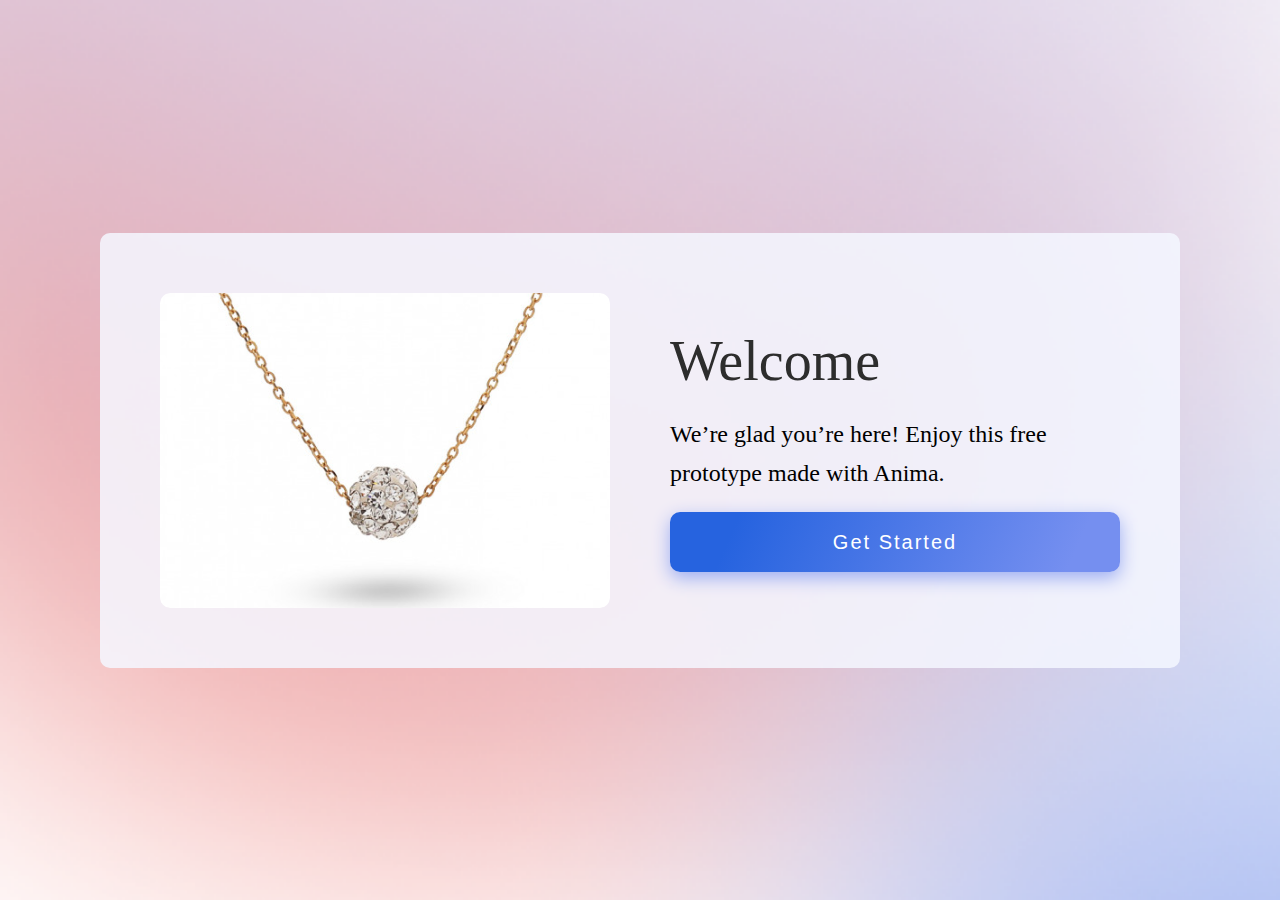
<file: index.html>
<!DOCTYPE html>
<html>
<head>
	<title>welcome</title>
	<meta charset="UTF-8" />
  <meta content="width=device-width, initial-scale=1" name="viewport" />
    <link rel="stylesheet" href="css/style.css">
</head>

<body>
	 <section class="container">
     <div class="welcome">
     <div class="welcome-image">
     </div>
     <div class="welcome-content">
       <h2>Welcome</h2>
        <p>We’re glad you’re here! Enjoy this free prototype made with Anima.</p>
        <button><a href="signup.html">Get Started</a></button>
     </div>
     </div>
     </section>
     
	<!-- <script src="js/script.js"></script> -->
</body>

</html>
</file>
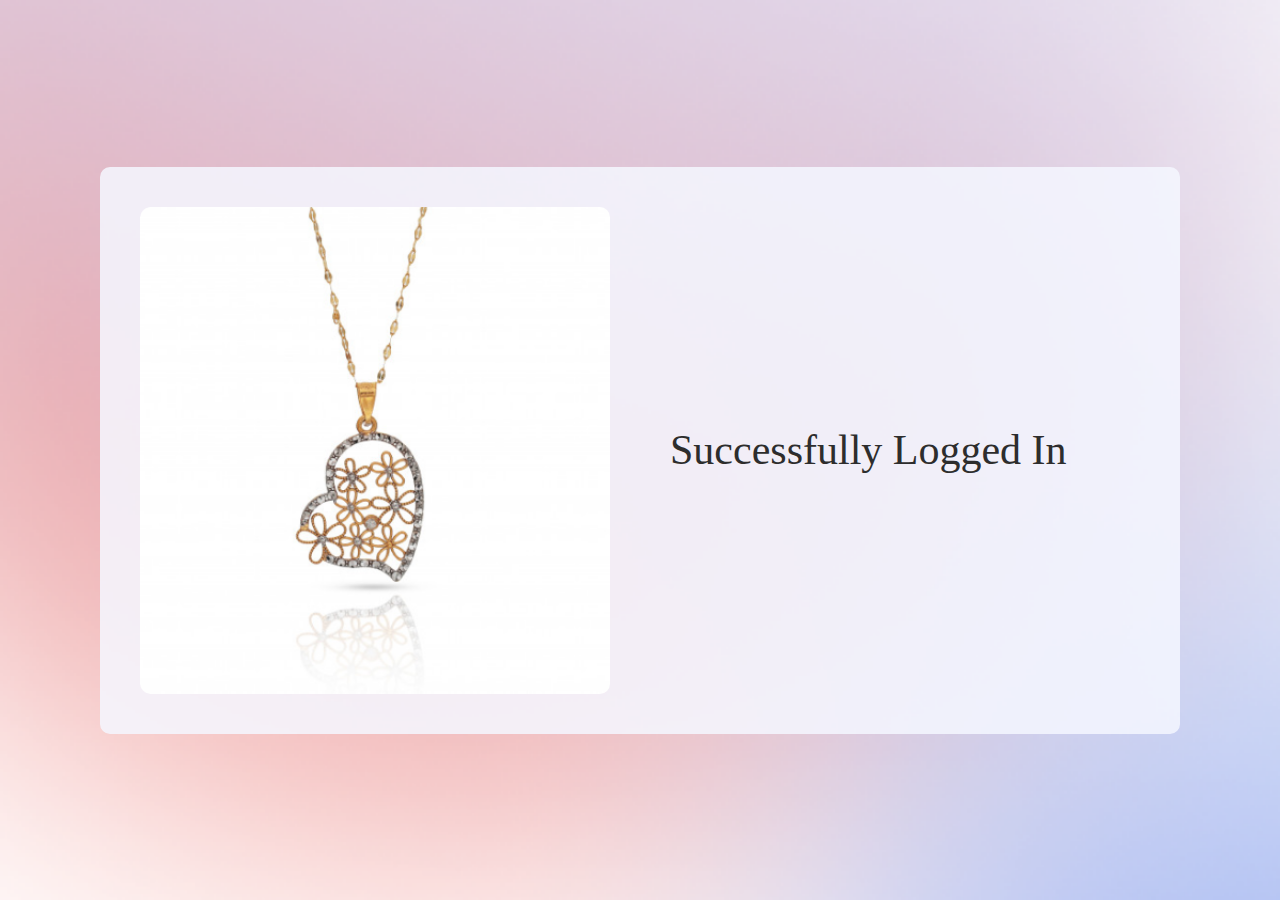
<file: login.html>
<!DOCTYPE html>
<html>
<head>
	<title>Login Page</title>
	<meta charset="UTF-8" />
    <meta content="width=device-width, initial-scale=1" name="viewport" />
    <link rel="stylesheet" href="css/loginstyle.css">
    <link rel="stylesheet" href="css/style.css">
</head>

<body>
	 <section class="container">
     <div class="login">
     <div class="login-image">
     </div>
     <div class="login-content">
       <h2>Successfully logged in</h2>
       <a id="getemail"></a>
     </div>
     </div>
     </section>
    <script>
        window.onload = function() {
            document.getElementById('getemail').innerText = sessionStorage.getItem('email');
        };
    </script>
</body>

</html>
</file>
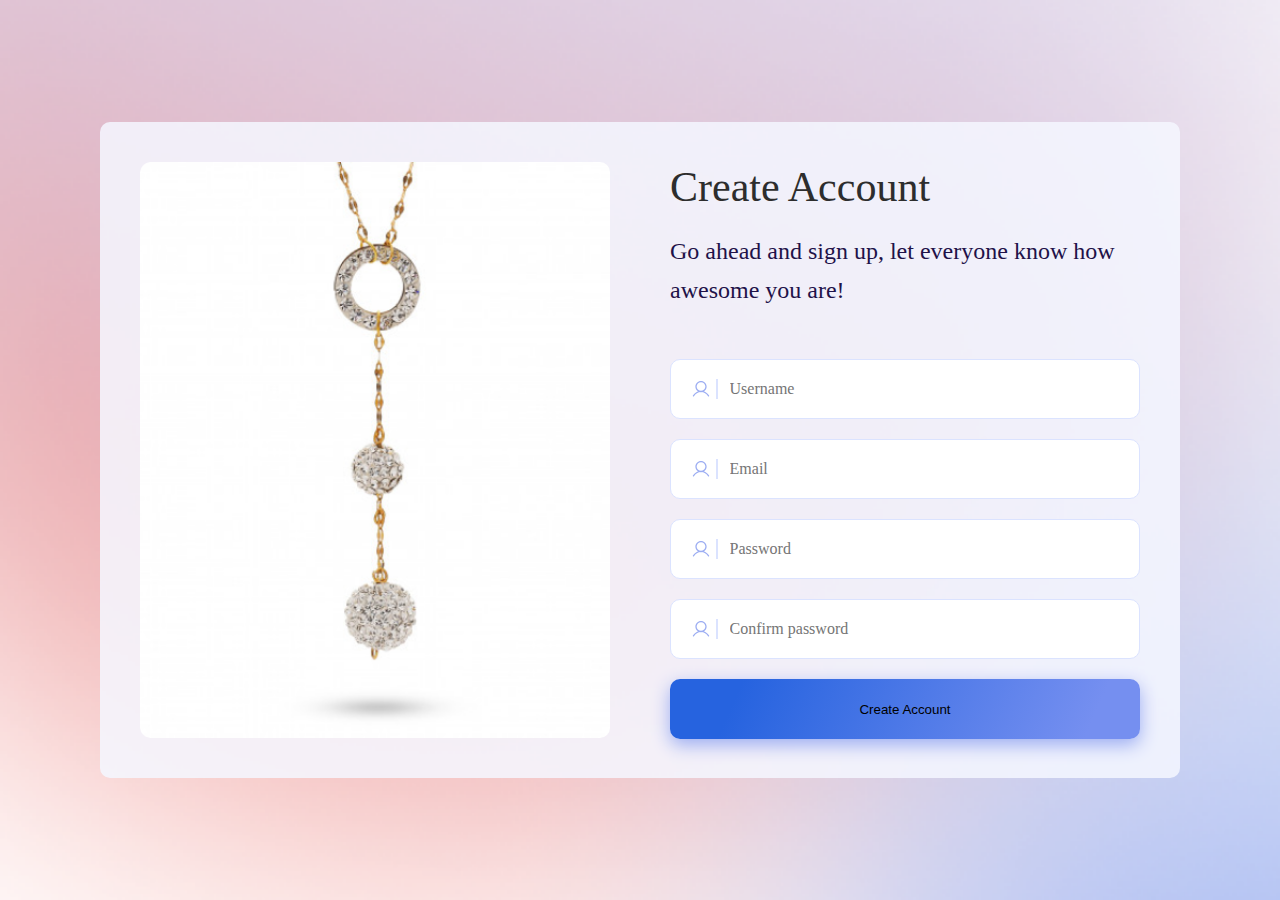
<file: signup.html>
<!DOCTYPE html>
<html>
<head>
	<title>welcome</title>
	<meta charset="UTF-8" />
  <meta content="width=device-width, initial-scale=1" name="viewport" />
  <link rel="stylesheet" href="css/signstyle.css">
</head>
<body>
	 <section class="sign-container">
     <div class="sign-up">
      <div class="signup-image">
        <!-- <img src="./images/image3.png"> -->
      </div>
     <div class="signup-content">
     <div class="account-content">
      <h2>Create Account</h2>
      <p>Go ahead and sign up, let everyone know how awesome you are!</p>
     </div>
       <form id="form" method="post" >
        <div class="input-container ">
          <div class="input-icon">
           <svg  class="icon" width="20" height="20" viewBox="0 0 20 20" fill="none" xmlns="http://www.w3.org/2000/svg">
             <path fill-rule="evenodd" clip-rule="evenodd" d="M10 3.125C7.58375 3.125 5.625 5.08375 5.625 7.5C5.625 9.91625 7.58375 11.875 10 11.875C12.4162 11.875 14.375 9.91625 14.375 7.5C14.375 5.08375 12.4162 3.125 10 3.125ZM4.375 7.5C4.375 4.3934 6.8934 1.875 10 1.875C13.1066 1.875 15.625 4.3934 15.625 7.5C15.625 10.6066 13.1066 13.125 10 13.125C6.8934 13.125 4.375 10.6066 4.375 7.5Z" fill="#9CADF2"/>
             <path fill-rule="evenodd" clip-rule="evenodd" d="M9.99998 13.1244C8.57362 13.1244 7.17239 13.4999 5.93716 14.2131C4.70193 14.9264 3.67622 15.9522 2.96315 17.1875C2.79059 17.4865 2.40836 17.5889 2.10941 17.4164C1.81046 17.2438 1.708 16.8616 1.88056 16.5626C2.70333 15.1373 3.88684 13.9536 5.31211 13.1306C6.73738 12.3077 8.35418 11.8744 9.99998 11.8744C11.6458 11.8744 13.2626 12.3077 14.6879 13.1306C16.1131 13.9536 17.2966 15.1373 18.1194 16.5626C18.292 16.8616 18.1895 17.2438 17.8906 17.4164C17.5916 17.5889 17.2094 17.4865 17.0368 17.1875C16.3237 15.9522 15.298 14.9264 14.0628 14.2131C12.8276 13.4999 11.4263 13.1244 9.99998 13.1244Z" fill="#9CADF2"/>
             </svg>
          </div>
           <input class="input-field"  placeholder="Username" id="username" >
           <small>error</small>
          </div> 
         
        <div class="input-container ">
          <div class="input-icon">
           <svg  class="icon" width="20" height="20" viewBox="0 0 20 20" fill="none" xmlns="http://www.w3.org/2000/svg">
             <path fill-rule="evenodd" clip-rule="evenodd" d="M10 3.125C7.58375 3.125 5.625 5.08375 5.625 7.5C5.625 9.91625 7.58375 11.875 10 11.875C12.4162 11.875 14.375 9.91625 14.375 7.5C14.375 5.08375 12.4162 3.125 10 3.125ZM4.375 7.5C4.375 4.3934 6.8934 1.875 10 1.875C13.1066 1.875 15.625 4.3934 15.625 7.5C15.625 10.6066 13.1066 13.125 10 13.125C6.8934 13.125 4.375 10.6066 4.375 7.5Z" fill="#9CADF2"/>
             <path fill-rule="evenodd" clip-rule="evenodd" d="M9.99998 13.1244C8.57362 13.1244 7.17239 13.4999 5.93716 14.2131C4.70193 14.9264 3.67622 15.9522 2.96315 17.1875C2.79059 17.4865 2.40836 17.5889 2.10941 17.4164C1.81046 17.2438 1.708 16.8616 1.88056 16.5626C2.70333 15.1373 3.88684 13.9536 5.31211 13.1306C6.73738 12.3077 8.35418 11.8744 9.99998 11.8744C11.6458 11.8744 13.2626 12.3077 14.6879 13.1306C16.1131 13.9536 17.2966 15.1373 18.1194 16.5626C18.292 16.8616 18.1895 17.2438 17.8906 17.4164C17.5916 17.5889 17.2094 17.4865 17.0368 17.1875C16.3237 15.9522 15.298 14.9264 14.0628 14.2131C12.8276 13.4999 11.4263 13.1244 9.99998 13.1244Z" fill="#9CADF2"/>
             </svg>
          </div>
           <input class="input-field" type="email" placeholder="Email" id="email" >
           <small>error</small>
          </div> 
          <div class="input-container ">
            <div class="input-icon">
             <svg  class="icon" width="20" height="20" viewBox="0 0 20 20" fill="none" xmlns="http://www.w3.org/2000/svg">
               <path fill-rule="evenodd" clip-rule="evenodd" d="M10 3.125C7.58375 3.125 5.625 5.08375 5.625 7.5C5.625 9.91625 7.58375 11.875 10 11.875C12.4162 11.875 14.375 9.91625 14.375 7.5C14.375 5.08375 12.4162 3.125 10 3.125ZM4.375 7.5C4.375 4.3934 6.8934 1.875 10 1.875C13.1066 1.875 15.625 4.3934 15.625 7.5C15.625 10.6066 13.1066 13.125 10 13.125C6.8934 13.125 4.375 10.6066 4.375 7.5Z" fill="#9CADF2"/>
               <path fill-rule="evenodd" clip-rule="evenodd" d="M9.99998 13.1244C8.57362 13.1244 7.17239 13.4999 5.93716 14.2131C4.70193 14.9264 3.67622 15.9522 2.96315 17.1875C2.79059 17.4865 2.40836 17.5889 2.10941 17.4164C1.81046 17.2438 1.708 16.8616 1.88056 16.5626C2.70333 15.1373 3.88684 13.9536 5.31211 13.1306C6.73738 12.3077 8.35418 11.8744 9.99998 11.8744C11.6458 11.8744 13.2626 12.3077 14.6879 13.1306C16.1131 13.9536 17.2966 15.1373 18.1194 16.5626C18.292 16.8616 18.1895 17.2438 17.8906 17.4164C17.5916 17.5889 17.2094 17.4865 17.0368 17.1875C16.3237 15.9522 15.298 14.9264 14.0628 14.2131C12.8276 13.4999 11.4263 13.1244 9.99998 13.1244Z" fill="#9CADF2"/>
               </svg>
            </div>
             <input class="input-field" type="password" placeholder="Password" id="password" >
             <small>error</small>
            </div> 
            <div class="input-container ">
              <div class="input-icon">
               <svg  class="icon" width="20" height="20" viewBox="0 0 20 20" fill="none" xmlns="http://www.w3.org/2000/svg">
                 <path fill-rule="evenodd" clip-rule="evenodd" d="M10 3.125C7.58375 3.125 5.625 5.08375 5.625 7.5C5.625 9.91625 7.58375 11.875 10 11.875C12.4162 11.875 14.375 9.91625 14.375 7.5C14.375 5.08375 12.4162 3.125 10 3.125ZM4.375 7.5C4.375 4.3934 6.8934 1.875 10 1.875C13.1066 1.875 15.625 4.3934 15.625 7.5C15.625 10.6066 13.1066 13.125 10 13.125C6.8934 13.125 4.375 10.6066 4.375 7.5Z" fill="#9CADF2"/>
                 <path fill-rule="evenodd" clip-rule="evenodd" d="M9.99998 13.1244C8.57362 13.1244 7.17239 13.4999 5.93716 14.2131C4.70193 14.9264 3.67622 15.9522 2.96315 17.1875C2.79059 17.4865 2.40836 17.5889 2.10941 17.4164C1.81046 17.2438 1.708 16.8616 1.88056 16.5626C2.70333 15.1373 3.88684 13.9536 5.31211 13.1306C6.73738 12.3077 8.35418 11.8744 9.99998 11.8744C11.6458 11.8744 13.2626 12.3077 14.6879 13.1306C16.1131 13.9536 17.2966 15.1373 18.1194 16.5626C18.292 16.8616 18.1895 17.2438 17.8906 17.4164C17.5916 17.5889 17.2094 17.4865 17.0368 17.1875C16.3237 15.9522 15.298 14.9264 14.0628 14.2131C12.8276 13.4999 11.4263 13.1244 9.99998 13.1244Z" fill="#9CADF2"/>
                 </svg>
              </div>
               <input class="input-field" type="password" placeholder="Confirm password" id="cpassword1" >
               <small>error</small>
             </div> 
 
        <button id="submitbutton">Create Account</button>
       </form>  
     </div> 
     </div>
     </section>
     
	<script src="js/script.js"></script>
</body>

</html>
</file>
<file: css/style.css>
*,
::after,
::before {
  margin: 0;
  padding: 0;
  box-sizing: border-box;
}
body,html {
  color:#000;
}
.container{
display: flex;
justify-content: center;
align-items: center;
width: 100%;
height:100vh;
background:url(../images/screen.png);
background-repeat:no-repeat;
background-size:cover;
}

.welcome{ 
  display: flex;
  justify-content:space-between; 
  align-items: center;
   padding: 60px; 
   gap: 60px; 
   width: 90%; 
   max-width:1080px;
   height:435px;
   background:rgba(245, 247, 255, 0.85);
   border-radius: 10px;
}
.welcome-image ,.login-image{
  flex:1;
  height: 100%;
  background:url(../images/welcome.png);
  background-repeat:no-repeat;
   background-size:cover;
   border-radius: 10px;
}
.welcome-content,.login-content{
  flex:1;
  height:100%;
 display: flex;
 flex-direction:column;
 justify-content:center;
}
.welcome .welcome-content h2{
font-family: ' Abdoullah Ashgar EL-kharef';
font-style: normal;
font-weight: 400;
font-size: 56px;
line-height: 120%;
text-transform: capitalize;
color: #2D2D2D;
}
.welcome .welcome-content p{
font-family: 'Mulish';
font-style: normal;
font-weight: 400;
font-size: 24px;
line-height: 160%;
margin:20px 0px 20px 0px;
}
 .welcome-content  button{
  height: 60px;
  background: linear-gradient(113.87deg, #2663DF 14.81%, #758FF0 88.76%);
  box-shadow: 0px 6px 18px #9CADF2;
  border-radius: 10px;
  border: none;
}
 a {
text-decoration: none;
color:#fff;
font-size:20px;
letter-spacing:2px;
}
.login{
  display: flex;
  flex-direction: row;
  justify-content: space-between;
  align-items: center;
  padding: 40px;
  gap: 60px;
  max-width:1080px;
  width: 90%;
  max-height: 90%;
  height:567px;
  background: rgba(245, 247, 255, 0.85);
  border-radius: 10px;
}
.login-image{
  background:url(../images/login.png);
      background-repeat:no-repeat;
       background-size:cover;
}
.login-content h2{
font-family: ' Abdoullah Ashgar EL-kharef';
font-style: normal;
font-weight: 400;
font-size: 42px;
line-height: 120%;
text-transform: capitalize;
color: #2D2D2D;
margin-top: 40px;
}
.login-content a{
font-family: 'Mulish';
font-style: normal;
font-weight: 400;
margin-top: 40px;
font-size: 16px;
line-height: 160%;
text-decoration-line: underline;
color: #1F1249;
}
@media screen and (max-width: 991px) {
  .container{
    background: rgba(245, 247, 255, 0.85);
    /* padding:40px 30px; */
  }
   .welcome,.login{
    display: flex;
    flex-direction: column;
    align-items: center;
    padding: 40px 30px;
    gap: 40px;
    width: 100%;
    height: 100%;
    background: rgba(245, 247, 255, 0.85);
     } 
   .welcome-image,.login-image {
     width:100%;
     height:60%;
     flex:auto;
     background-position: center;
   }
   .welcome-content,.login-content{
    width:100%;
    align-items: center;
     flex:auto;
     height:auto;
     text-align: center;
   }
   .welcome .welcome-content h2 ,.login-content h2{
    font-size: 42px;
   }
   .welcome .welcome-content p,.login-content a{
    font-size: 16px;
   }
  .welcome-content  button{
    width: 100%;
    height: 60px;
   }
   
}
</file>
<file: css/loginstyle.css>

</file>
<file: css/signstyle.css>
*,
::after,
::before {
  margin: 0;
  padding: 0;
  box-sizing: border-box;
}
body{
  background:url(../images/screen.png);
  background-repeat:no-repeat;
  background-size:cover;
  height:100%;
}
 .sign-container{
  display: flex;
  flex-direction: column;
  justify-content: center;
  align-items: center;
  padding: 20px 0;
  width: 100%;
  min-height:100vh;
  height:100% ;
  } 
.sign-up{
  display: flex;
  flex-direction: row;
  justify-content: space-between;
  align-items: center;
  padding: 40px;
  gap: 60px;
  max-width:1080px;
  width: 90%;
  max-height: 90%;
  height:656px;
  background: rgba(245, 247, 255, 0.85);
  border-radius: 10px;
 
}
.signup-image{
    background:url(../images/sign.png);
    background-repeat:no-repeat;
    background-size:cover;
    flex:1;
    width:100%;
    height: 100%;
    border-radius: 10px;

    /* background:black; */
}
.signup-content{
  flex:1;
  height: 100%;
  display: flex;
  flex-direction: column;
  align-items: flex-start;
  justify-content: space-between;
  padding: 0px;
  gap: 40px;  
}
.account-content{
  display: flex;
  flex-direction: column;
  align-items: flex-start;
  padding: 0px;
  gap: 20px;
}
.account-content h2{
font-family: ' Abdoullah Ashgar EL-kharef';
font-style: normal;
font-weight: 400;
font-size: 42px;
line-height: 120%;
display: flex;
align-items: center;
text-transform: capitalize;
color: #2D2D2D;

}
.account-content p{
font-family: 'Mulish';
font-style: normal;
font-weight: 400;
font-size: 24px;
line-height: 160%;
color: #1F1249;
}

form{
    display: flex;
    flex-direction: column;
    align-items: flex-start;
    padding: 0px;
    gap: 10px;
    width:100%;
}
.input-container{
 position:relative;
width:100%;
box-sizing: border-box;
display: flex;
flex-direction: row;
align-items: center;
gap: 12px;
margin-top: 10px;
height:60px;
background: #FFFFFF;
border: 1px solid #DBE3FF;
border-radius: 10px;
padding: 8px 20px;
}
input{
font-family: 'Mulish';
font-style: normal;
font-weight: 400;
font-size: 16px;
line-height: 140%;
display: flex;
align-items: center;
color: #3B3B3B;
height: 100%;
width: 100%;
outline: none;
border:none;

}

.input-icon {
display: flex;
flex-direction: row;
align-items: center;
padding: 0px;
gap: 8px;
width: 29px;
height: 20px;
border-right: 2px solid #DBE3FF;
}
small {
font-family: 'Mulish';
font-style: normal;
font-weight: 400;
font-size: 16px;
color: #e75c3c;
position: absolute;
left: 15px;
    bottom: -20px;
visibility: hidden;
}
 button{
display: flex;
flex-direction: row;
justify-content: center;
align-items: center;
padding: 0px 50px;
width: 100%;
height: 60px;
margin-top: 10px;
border: none;
background: linear-gradient(113.87deg, #2663DF 14.81%, #758FF0 88.76%);
box-shadow: 0px 6px 18px #9CADF2;
border-radius: 10px;
}


.input-container.error small {
  visibility: visible;
}

.input-container.error input {
  border-color: #e75c3c;

}

.input-container.success input {
  border-color: #2ecc71;
}

/* small {
   visibility: hidden; 
  width: 300px;
  background: #FFFFFF;
  color: #fff;
  text-align: center;
  border-radius: 6px;
  padding: 8px 0;
  position: absolute;
  z-index: 1;
  bottom: 124%;
  left: 50%;
  margin-left: -80px;
}
small::after {
  content: "";
  position: absolute;
  top: 100%;
  left: 50%;
  margin-left: -5px;
  border-width: 5px;
  border-style: solid;
  border-color: #FFFFFF transparent transparent transparent;
} */
@media screen and (max-width: 880px) {
  body{
    background-image: none;
    width:100%;
    background: rgba(245, 247, 255, 0.85);
  }
  .container{
    background: rgba(245, 247, 255, 0.85);
    width:100%;
  }
  .sign-up{
    display: flex;
    flex-direction: column;
    justify-content: space-around;
    align-items: center;
    padding: 40px;
    gap: 60px;
    max-width:1080px;
    width: 90%;
    max-height: 90%;
    height:931px;
    padding:0;
  }
  .signup-image{
    width:100%;
    height:50%;
     flex:auto;
     object-fit:contain;
     background-position: center;
    /* height: 100%; */
}
.signup-content{
     width:100%;
     flex:auto;
     height:49%;
     text-align: center;
}
.account-content{
  align-items: center;
}
.account-content h2{
  font-size: 32px;
  text-align: center;
}
.account-content p{
  font-size: 16px;
}
}
input:-internal-autofill-selected {
  background-color: none;
}
</file>
